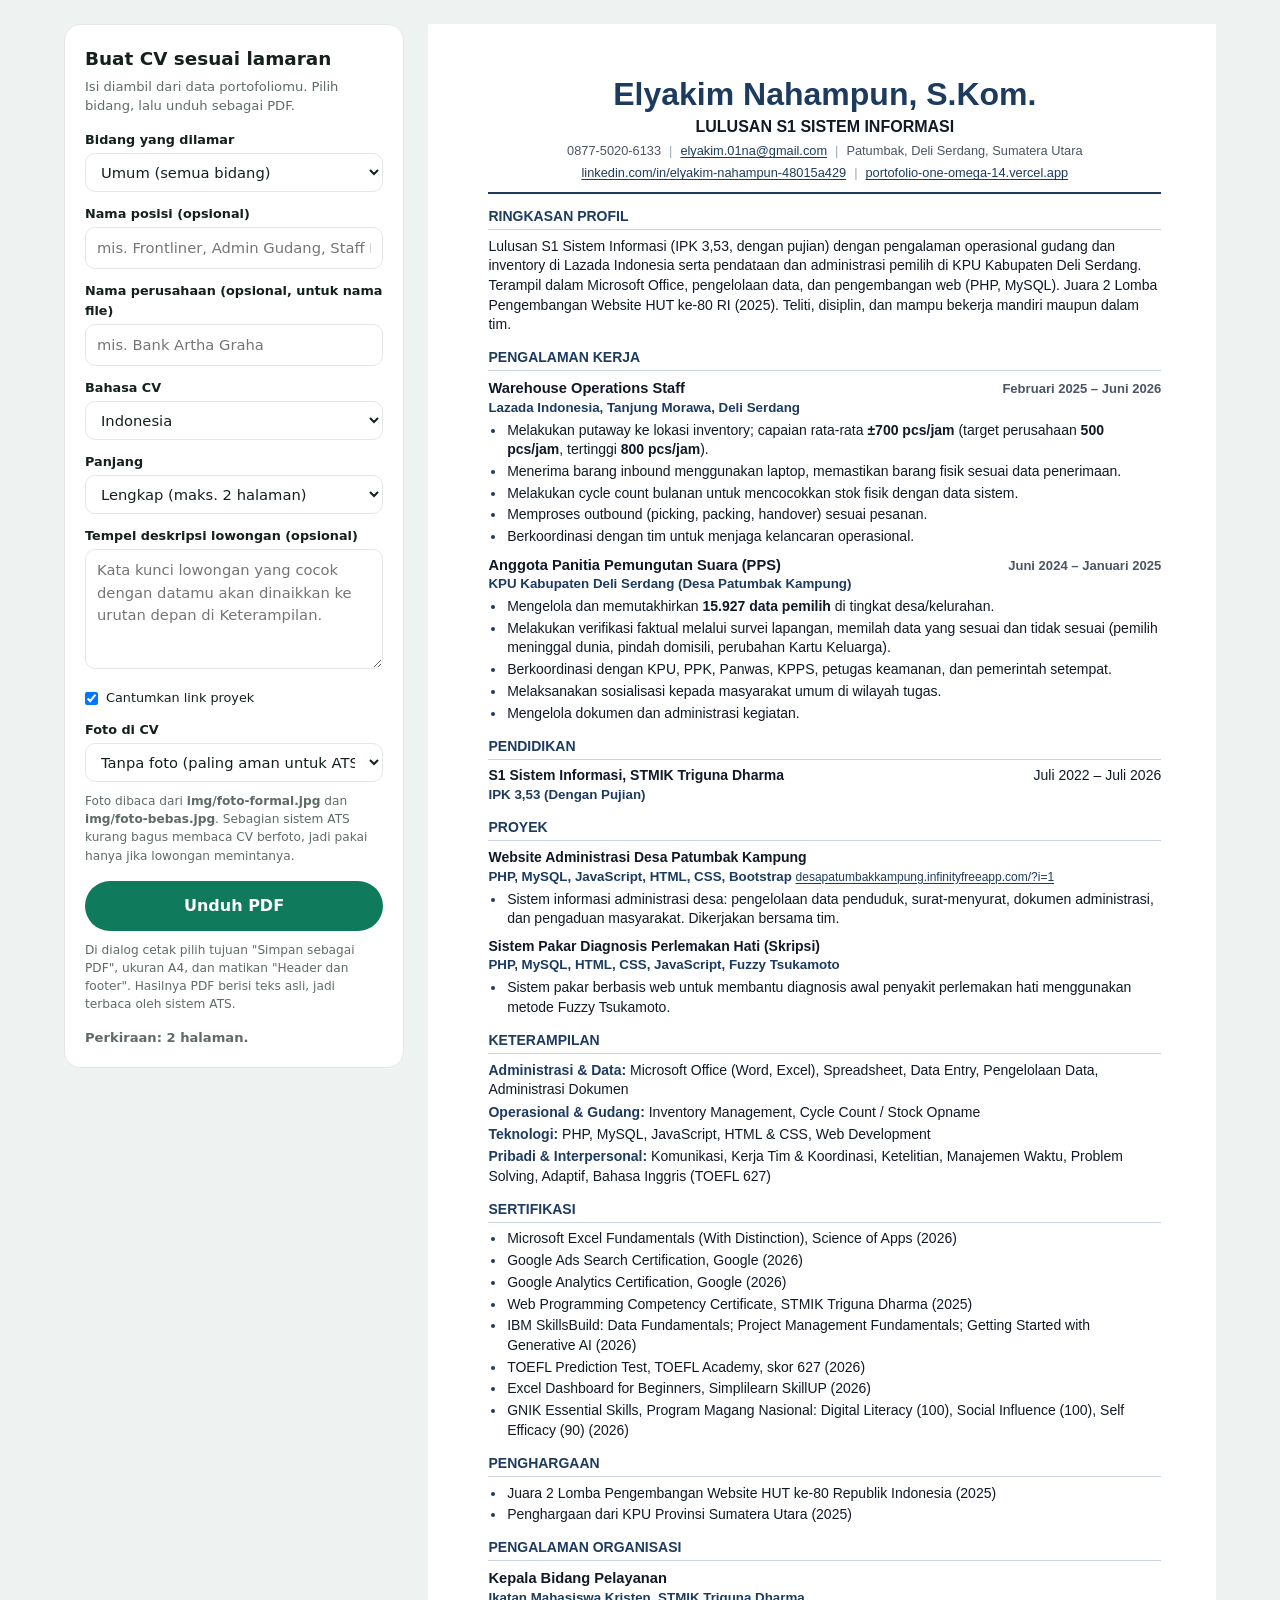
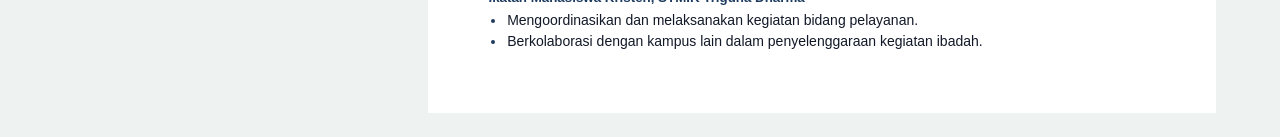
<file: cv.html>
<!DOCTYPE html>
<html lang="id">
<head>
<meta charset="utf-8">
<meta name="viewport" content="width=device-width, initial-scale=1">
<meta name="robots" content="noindex, nofollow">
<title>CV Elyakim Nahampun</title>
<link rel="preconnect" href="https://fonts.googleapis.com">
<link rel="preconnect" href="https://fonts.gstatic.com" crossorigin>
<link rel="stylesheet" href="https://fonts.googleapis.com/css2?family=Inter:wght@400;600;700&display=swap">
<link rel="stylesheet" href="css/cv.css?v=3">
</head>
<body>
<div class="bar">Menyiapkan CV… jika dialog cetak tidak muncul, tekan
  <button id="dl2" type="button">Simpan sebagai PDF</button></div>

<div class="app">
  <aside class="panel">
    <h1>Buat CV sesuai lamaran</h1>
    <p class="sub">Isi diambil dari data portofoliomu. Pilih bidang, lalu unduh sebagai PDF.</p>

    <label for="p">Bidang yang dilamar</label>
    <select id="p"></select>

    <label for="role">Nama posisi (opsional)</label>
    <input type="text" id="role" placeholder="mis. Frontliner, Admin Gudang, Staff IT">

    <label for="company">Nama perusahaan (opsional, untuk nama file)</label>
    <input type="text" id="company" placeholder="mis. Bank Artha Graha">

    <label for="lang">Bahasa CV</label>
    <select id="lang">
      <option value="id">Indonesia</option>
      <option value="en">English</option>
    </select>

    <label for="len">Panjang</label>
    <select id="len">
      <option value="full">Lengkap (maks. 2 halaman)</option>
      <option value="short">Ringkas (target 1 halaman)</option>
    </select>

    <label for="jd">Tempel deskripsi lowongan (opsional)</label>
    <textarea id="jd" placeholder="Kata kunci lowongan yang cocok dengan datamu akan dinaikkan ke urutan depan di Keterampilan."></textarea>

    <label class="chk"><input type="checkbox" id="links"> Cantumkan link proyek</label>
    <label for="photo">Foto di CV</label>
    <select id="photo">
      <option value="">Tanpa foto (paling aman untuk ATS)</option>
      <option value="formal">Foto formal</option>
      <option value="bebas">Foto bebas</option>
    </select>
    <p class="hint">Foto dibaca dari <b>img/foto-formal.jpg</b> dan <b>img/foto-bebas.jpg</b>. Sebagian sistem ATS kurang bagus membaca CV berfoto, jadi pakai hanya jika lowongan memintanya.</p>

    <button class="dl" id="dl" type="button">Unduh PDF</button>
    <p class="hint">Di dialog cetak pilih tujuan "Simpan sebagai PDF", ukuran A4, dan matikan "Header dan footer". Hasilnya PDF berisi teks asli, jadi terbaca oleh sistem ATS.</p>

    <div class="info"><div id="pg"></div><div id="kw"></div></div>
  </aside>

  <main class="stage"><article id="cv"></article></main>
</div>

<script src="js/cvdata.js?v=3"></script>
<script src="js/cvdata-en.js?v=3"></script>
<script src="js/cv.js?v=3"></script>
</body>
</html>
</file>
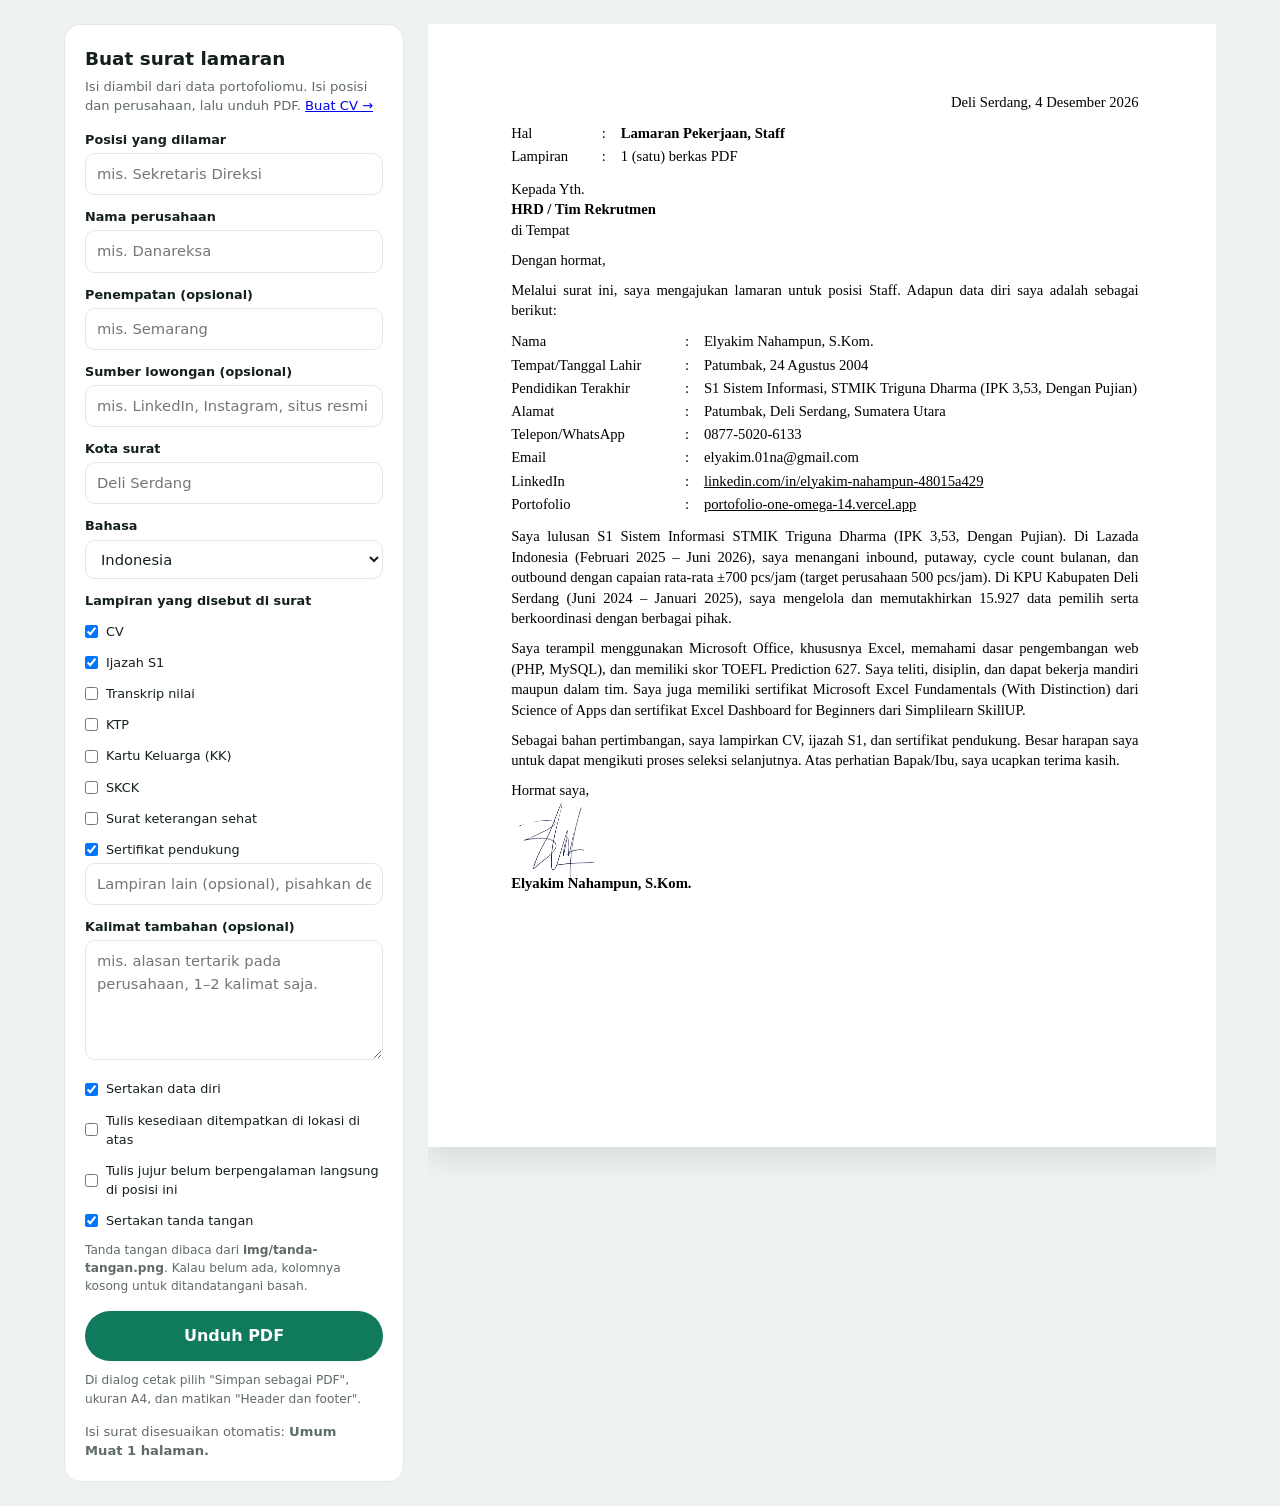
<file: surat.html>
<!DOCTYPE html>
<html lang="id">
<head>
<meta charset="utf-8">
<meta name="viewport" content="width=device-width, initial-scale=1">
<meta name="robots" content="noindex, nofollow">
<title>Surat Lamaran Elyakim Nahampun</title>
<link rel="stylesheet" href="css/cv.css?v=3">
<link rel="stylesheet" href="css/surat.css?v=1">
</head>
<body>
<div class="app">
  <aside class="panel">
    <h1>Buat surat lamaran</h1>
    <p class="sub">Isi diambil dari data portofoliomu. Isi posisi dan perusahaan, lalu unduh PDF. <a href="cv.html">Buat CV →</a></p>

    <label for="role">Posisi yang dilamar</label>
    <input type="text" id="role" placeholder="mis. Sekretaris Direksi">

    <label for="company">Nama perusahaan</label>
    <input type="text" id="company" placeholder="mis. Danareksa">

    <label for="place">Penempatan (opsional)</label>
    <input type="text" id="place" placeholder="mis. Semarang">

    <label for="src">Sumber lowongan (opsional)</label>
    <input type="text" id="src" placeholder="mis. LinkedIn, Instagram, situs resmi">

    <label for="city">Kota surat</label>
    <input type="text" id="city" placeholder="Deli Serdang">

    <label for="lang">Bahasa</label>
    <select id="lang"><option value="id">Indonesia</option><option value="en">English</option></select>

    <label>Lampiran yang disebut di surat</label>
    <div id="atts"></div>
    <input type="text" id="attx" placeholder="Lampiran lain (opsional), pisahkan dengan koma">

    <label for="note">Kalimat tambahan (opsional)</label>
    <textarea id="note" placeholder="mis. alasan tertarik pada perusahaan, 1–2 kalimat saja."></textarea>

    <label class="chk"><input type="checkbox" id="data"> Sertakan data diri</label>
    <label class="chk"><input type="checkbox" id="will"> Tulis kesediaan ditempatkan di lokasi di atas</label>
    <label class="chk"><input type="checkbox" id="honest"> Tulis jujur belum berpengalaman langsung di posisi ini</label>
    <label class="chk"><input type="checkbox" id="sig"> Sertakan tanda tangan</label>
    <p class="hint">Tanda tangan dibaca dari <b>img/tanda-tangan.png</b>. Kalau belum ada, kolomnya kosong untuk ditandatangani basah.</p>

    <button class="dl" id="dl" type="button">Unduh PDF</button>
    <p class="hint">Di dialog cetak pilih "Simpan sebagai PDF", ukuran A4, dan matikan "Header dan footer".</p>
    <div class="info"><div id="pg"></div></div>
  </aside>

  <main class="stage"><article id="sr"></article></main>
</div>

<script src="js/suratdata.js?v=1"></script>
<script src="js/surat.js?v=1"></script>
</body>
</html>
</file>
<file: css/cv.css>
/* ===== halaman pengatur (layar) ===== */
:root{--ac:#0f7a5c;--ac2:#f26b3a;--line:#e3e8e5;--muted:#5f6b65;--text:#14201b}
*{box-sizing:border-box;margin:0}
body{font-family:system-ui,-apple-system,"Segoe UI",Roboto,Arial,sans-serif;color:var(--text);background:#eef2f0;line-height:1.5}
.app{display:grid;grid-template-columns:340px 1fr;gap:24px;max-width:1200px;margin:0 auto;padding:24px}
.panel{background:#fff;border:1px solid var(--line);border-radius:16px;padding:20px;align-self:start;position:sticky;top:16px}
.panel h1{font-size:1.15rem;margin-bottom:4px}
.panel .sub{font-size:.82rem;color:var(--muted);margin-bottom:14px}
label{display:block;font-size:.8rem;font-weight:600;margin:12px 0 4px}
input[type=text],select,textarea{width:100%;font:inherit;font-size:.92rem;padding:9px 11px;border:1px solid var(--line);border-radius:10px;background:#fff;color:var(--text)}
textarea{min-height:120px;resize:vertical}
.chk{display:flex;gap:8px;align-items:center;font-weight:500;margin-top:12px}
.chk input{width:auto}
button.dl,.bar a.dl{display:block;width:100%;margin-top:16px;padding:13px;border:0;border-radius:99px;background:var(--ac);color:#fff;font:inherit;font-weight:600;cursor:pointer;text-align:center;text-decoration:none}
button.dl:hover{filter:brightness(1.08)}
.info{margin-top:14px;font-size:.82rem;color:var(--muted)}
.info p{margin-top:8px}.info .w{color:#a4400f;background:#fff3ec;border-radius:8px;padding:8px 10px}
.hint{font-size:.76rem;color:var(--muted);margin-top:10px}
.stage{overflow:auto}
.bar{display:none}

/* ===== lembar CV (layar + cetak): satu kolom, teks asli, aman untuk ATS ===== */
#cv{--ink:#111827;--ac:#1d3b5f;--mute:#4b5563;--tint:#eef3f8;--rule:#c9d4e0;
  width:210mm;min-height:297mm;margin:0 auto;background:#fff;padding:14mm 16mm;box-shadow:0 8px 30px rgba(20,40,30,.12);
  font-family:Calibri,Carlito,Arial,Helvetica,"Liberation Sans",sans-serif;font-size:10.5pt;line-height:1.4;color:var(--ink);
  -webkit-print-color-adjust:exact;print-color-adjust:exact}
#cv header{text-align:center;padding-bottom:7pt;margin-bottom:2pt;border-bottom:2.2pt solid var(--ac)}
#cv h1{font-size:24pt;font-weight:700;line-height:1.1;color:var(--ac)}
#cv .hl{font-size:12pt;font-weight:600;margin-top:3pt;text-transform:uppercase;color:var(--ink)}
#cv .ct{font-size:9.6pt;margin-top:3pt;color:var(--mute)}
#cv .ct:first-of-type{margin-top:5pt}
#cv .ct i{font-style:normal;margin:0 6pt;color:#9aa8b8}
#cv .nw{white-space:nowrap}
#cv a{color:var(--ac);text-decoration:underline;text-underline-offset:1.5pt}
#cv section{margin-top:10pt}
#cv h2{font-size:10.5pt;font-weight:700;text-transform:uppercase;color:var(--ac);
  border-bottom:.8pt solid var(--rule);padding-bottom:2pt;margin-bottom:5pt;break-after:avoid}
#cv p{margin:0}
#cv .sum p{font-size:10.5pt}
#cv .item{margin-bottom:6pt;break-inside:avoid}
#cv .row{display:flex;justify-content:space-between;gap:10pt;align-items:baseline}
#cv .role{font-size:11pt}
#cv .dt{white-space:nowrap;font-size:9.8pt;color:var(--mute);font-weight:600}
#cv .org{color:var(--ac);font-weight:600;font-size:10pt}
#cv .u{font-style:normal;font-weight:400;font-size:9pt;color:var(--mute)}
#cv ul{margin:2.5pt 0 0 13pt;padding:0}
#cv li{margin-bottom:1.6pt;padding-left:1pt}
#cv li::marker{color:var(--ac)}
#cv li b{font-weight:700}
#cv .sk{margin-bottom:2pt}
#cv .sk b{color:var(--ac)}
#cv.short{font-size:9.8pt;line-height:1.3}
#cv.short h1{font-size:21pt}
#cv.short .hl{font-size:10.8pt}
#cv.short .ct{font-size:9pt;margin-top:2pt}
#cv.short header{padding-bottom:5pt}
#cv.short section{margin-top:6.5pt}
#cv.short h2{font-size:9.8pt;margin-bottom:3pt}
#cv.short .item{margin-bottom:3.5pt}
#cv.short .role{font-size:10.2pt}
#cv.short li{margin-bottom:.5pt}

/* ===== mode berfoto: foto kiri, kontak berlabel, biru tua ===== */
#cv.pm{--ac:#00366d;--rule:#00366d;--ink:#111;--mute:#111;
  font-family:Inter,Calibri,Carlito,Arial,"Liberation Sans",sans-serif;font-size:10pt;line-height:1.45}
#cv.pm header.hasph{display:flex;align-items:flex-start;gap:16pt;text-align:left;border-bottom:0;padding-bottom:0;margin-bottom:0}
#cv.pm .hd{flex:1;min-width:0}
#cv.pm h1{font-size:20pt;text-transform:uppercase;line-height:1.15;letter-spacing:0}
#cv.pm .hl{font-size:10pt;font-weight:600;margin-top:1pt;text-transform:uppercase}
#cv.pm .ph{width:33mm;height:44mm;object-fit:cover;object-position:50% 12%;flex:none;border:0;border-radius:0}
#cv.pm .kv{display:grid;grid-template-columns:auto auto 1fr;column-gap:6pt;row-gap:1.5pt;margin-top:5pt;font-size:10pt;color:#111;align-items:baseline}
#cv.pm .kv .k{font-weight:700;color:#111}
#cv.pm .kv .v{overflow-wrap:anywhere}
#cv.pm a{color:#111}
#cv.pm section{margin-top:11pt}
#cv.pm header + section{margin-top:9pt}
#cv.pm h2{font-size:11pt;border-bottom:1pt solid var(--ac);padding-bottom:2pt;margin-bottom:6pt}
#cv.pm .sum p,#cv.pm li{text-align:justify}
#cv.pm .org{font-weight:600}
#cv.short.pm{font-size:9.4pt;line-height:1.35}
#cv.short.pm .ph{width:27mm;height:36mm}
#cv.short.pm h1{font-size:18pt}
#cv.short.pm .kv{font-size:9.4pt;margin-top:3pt}
#cv.short.pm section{margin-top:7pt}

@media (max-width:980px){
  .app{grid-template-columns:1fr;padding:14px}
  .panel{position:static}
}

/* ===== mode cetak langsung dari portofolio ===== */
.print-only{background:#fff}
.print-only .app{display:block;padding:0;max-width:none}
.print-only .panel{display:none}
.print-only .bar{display:block;position:sticky;top:0;background:#fff;border-bottom:1px solid var(--line);padding:10px 16px;text-align:center;font-size:.85rem;color:var(--muted)}
.print-only .bar button{margin-left:10px;padding:8px 18px;border:0;border-radius:99px;background:var(--ac);color:#fff;font:inherit;font-weight:600;cursor:pointer}
.print-only #cv{box-shadow:none}

@page{size:A4;margin:14mm 15mm}
@media print{
  body,.print-only{background:#fff}
  .panel,.bar{display:none!important}
  .app{display:block;padding:0;max-width:none}
  .stage{overflow:visible}
  #cv{width:auto;min-height:0;margin:0;padding:0;box-shadow:none}
}
</file>
<file: css/surat.css>
/* lembar surat lamaran: A4, satu halaman, format surat resmi */
#sr{width:210mm;min-height:297mm;margin:0 auto;background:#fff;padding:18mm 22mm 14mm;box-shadow:0 8px 30px rgba(20,40,30,.12);
  font-family:"Times New Roman","Liberation Serif",Times,serif;font-size:11pt;line-height:1.4;color:#000}
#sr p{margin:0 0 7pt;text-align:justify}
#sr .r{text-align:right}
#sr .t0{margin-bottom:0}
#sr table{border-collapse:collapse;margin:2pt 0 8pt}
#sr td{vertical-align:top;padding:1pt 0}
#sr td:first-child{width:46mm}
#sr td:nth-child(2){width:5mm}
#sr .meta td:first-child{width:24mm}
#sr a{color:#000;text-decoration:underline}
#sr .sg{display:block;height:56pt;margin:2pt 0 -4pt 6pt}
#sr .sgb{height:50pt}
@page{size:A4;margin:16mm 22mm 14mm}
@media print{
  body{background:#fff}
  .panel{display:none!important}
  .app{display:block;padding:0;max-width:none}
  .stage{overflow:visible}
  #sr{width:auto;min-height:0;margin:0;padding:0;box-shadow:none}
}
</file>
